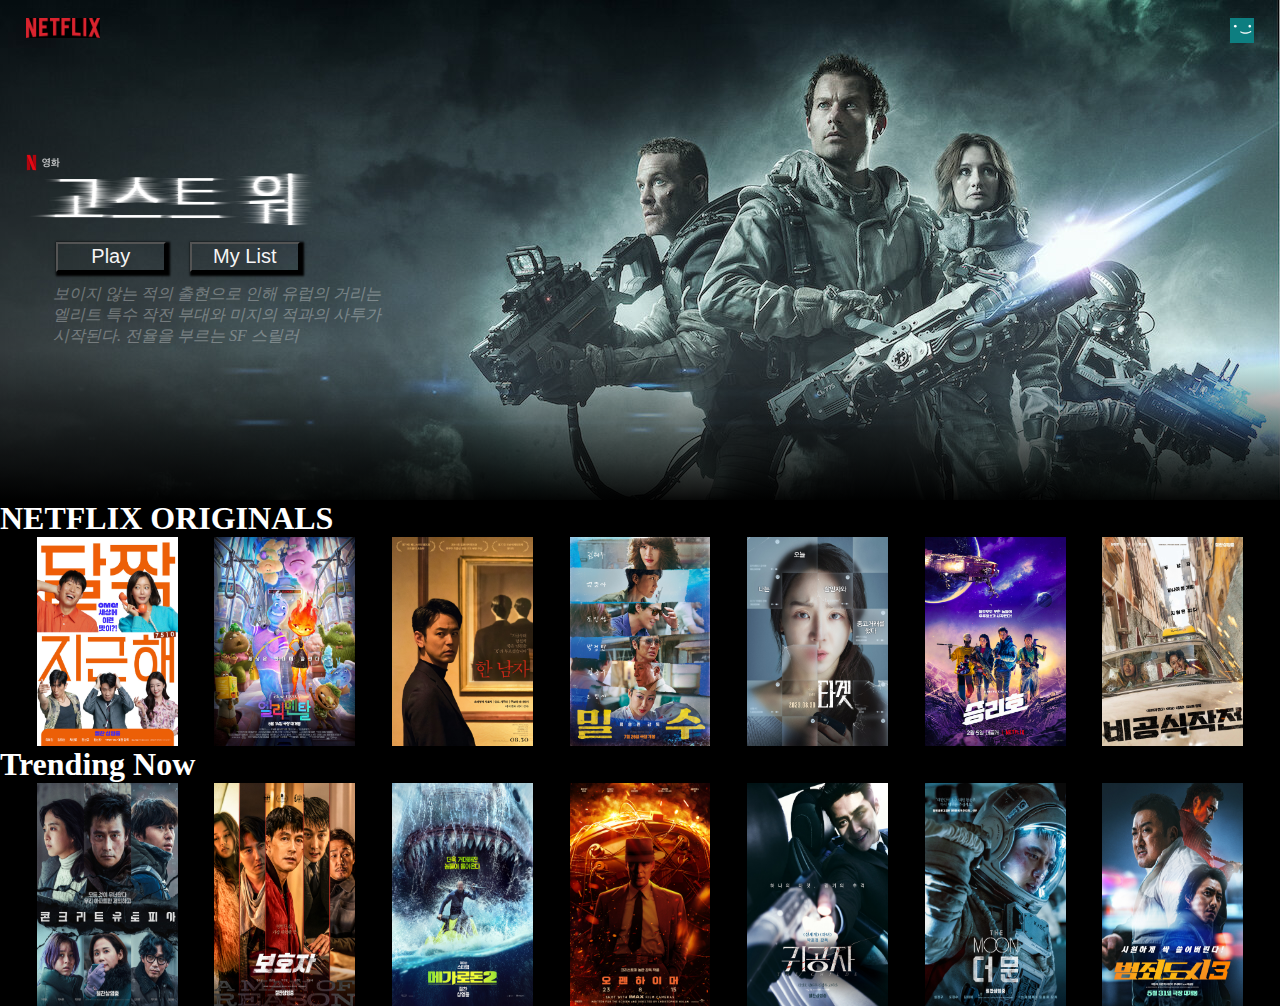
<file: index.html>
<!DOCTYPE html>
<html lang="en">
<head>
    <meta charset="UTF-8">
    <meta name="viewport" content="width=device-width, initial-scale=1.0">
    <meta name="referrer" content="no-referrer"/>
    <link rel="stylesheet" href="styles/netflix.css" type="text/css">
    <title>Document</title>
    </style>
</head>
<style>
   
</style>
<body>
    <div>
            <header class="backgroundImg">
                <div class="logo-container clearBackground">
                    <img class="logo" src="assets/icons/Netflix_Logo.png"></img>
                    <img class="login-avatar" src="assets/icons/Netflix-avatar.png" alt="avatar"/>                    
                </div>
                <section class="movie-introduce-container clearBackground">
                    <div class="clearBackground">
                        <img class="title clearBackground" src="assets/images/spectral.png" alt="고스트워">    
                        <!-- 화 이 팅 화 이 팅 -->    
                    </div>
                    <div class="button-container clearBackground">
                        <button class="play">
                                    Play
                        </button>
                        <div>
                            
                        </div>
                        <button class="list">
                                    My List
                        </button>
                    </div>
                    <p class="introduce-sub clearBackground">
                            보이지 않는 적의 출현으로 인해 유럽의 거리는 
                            엘리트 특수 작전 부대와 미지의 적과의 사투가 
                            시작된다. 전율을 부르는 SF 스릴러
                    </p>
                </section>
             </header>
            <main>
                <div>
                    <p class="original-text">NETFLIX ORIGINALS</p>
                </div>
                <div class="head-movie">
                    <img class="head-movie-element1" src="assets/images/daljjak.jpeg"/>
                    <img class="head-movie-element2" src="assets/images/Elemental.jpeg"/>
                    <img class="head-movie-element3" src="assets/images/KimJong-guk.jpeg">
                    <img class="head-movie-element4" src="assets/images/milsu.jpeg"/>
                    <img class="head-movie-element5" src="assets/images/target.jpeg"/>
                    <img class="head-movie-element6" src="assets/images/victory.png"/>
                    <img class="head-movie-element7" src="assets/images/bigongsik.jpeg"/>
                </div>
                <div>
                    <p class="trending-text">Trending Now</p>
                </div>
                <div class="original-movie">
                    <img class="original-movie-element1" src="assets/images/utopia.jpeg"/>
                    <img class="original-movie-element2" src="assets/images/bohoja.jpeg"/>
                    <img class="original-movie-element3" src="assets/images/mega.jpeg"/>
                    <img class="original-movie-element4" src="assets/images/oppen.jpeg"/>
                    <img class="original-movie-element5" src="assets/images/theChilde.jpeg"/>
                    <img class="original-movie-element6" src="assets/images/theMoon.jpeg"/>
                    <img class="original-movie-element7" src="assets/images/maDongSuk.jpeg"/>
                    
                </div>
            </main>
    </div>
</body>
</html>
</file>
<file: styles/netflix.css>
* {
  margin: 0;
  padding: 0;
  box-sizing: border-box;
  background-color: black;
  color: white;
}

.backgroundImg {
  display: flex;
  flex-direction: column;
  justify-content: space-around;
  align-items: flex-start;
  display: flex;
  align-content: space-around;
  width: 100vw;
  height: 500px;
  background-image: linear-gradient(
      180deg,
      rgba(255, 255, 255, 0) 0%,
      rgba(255, 255, 255, 0.15) 70%,
      rgba(0, 0, 0, 0.961) 100%
    ),
    url("../assets/images/backGroundNetflixImage.jpeg");
  background-size: cover;
}

.clearBackground {
  background-color: rgba(255, 255, 255, 0);
}

.logo-container {
  display: flex;
}
.header {
  display: flex;
  flex-direction: row;
}

.logo-container {
  position: absolute; /* 웬만하면 쓰리마라 -> 잘못하면 다 망친다.*/
  z-index: 100;
}

.login-avatar {
  width: 2%;
  height: 1%;
  display: flex;
  justify-content: end;
}

.logo {
  height: 20px;
}

.logo-container {
  display: flex;
  flex-direction: row;
  justify-content: space-between;
  top: 2%;
  left: 2%;
  right: 2%;
}

.head-movie {
  display: flex;
  flex-direction: row;
  justify-content: space-evenly;
}

.head-movie-element1 {
  width: 11%;
  cursor: pointer;
}

.head-movie-element2 {
  width: 11%;
  cursor: pointer;
}

.head-movie-element3 {
  width: 11%;
  cursor: pointer;
}

.head-movie-element4 {
  width: 11%;
  cursor: pointer;
}

.head-movie-element5 {
  width: 11%;
  cursor: pointer;
}

.head-movie-element6 {
  width: 11%;
  cursor: pointer;
}

.head-movie-element7 {
  width: 11%;
  cursor: pointer;
}

/* hocver 효과 -> 그림 커지게 */
.head-movie-element1:hover {
  transform: scale(1.5);
}

.head-movie-element2:hover {
  transform: scale(1.5);
}

.head-movie-element3:hover {
  transform: scale(1.5);
}

.head-movie-element4:hover {
  transform: scale(1.5);
}

.head-movie-element5:hover {
  transform: scale(1.5);
}

.head-movie-element6:hover {
  transform: scale(1.5);
}

.head-movie-element7:hover {
  transform: scale(1.5);
}

.original-movie {
  display: flex;
  flex-direction: row;
  justify-content: space-evenly;
}

.original-movie-element1 {
  width: 11%;
  cursor: pointer;
}

.original-movie-element2 {
  width: 11%;
  cursor: pointer;
}

.original-movie-element3 {
  width: 11%;
  cursor: pointer;
}

.original-movie-element4 {
  width: 11%;
  cursor: pointer;
}

.original-movie-element5 {
  width: 11%;
  cursor: pointer;
}

.original-movie-element6 {
  width: 11%;
  cursor: pointer;
}

.original-movie-element7 {
  width: 11%;
  cursor: pointer;
}

/* hocver 효과 -> 그림 커지게 */
.original-movie-element1:hover {
  transform: scale(1.5);
}
.original-movie-element2:hover {
  transform: scale(1.5);
}
.original-movie-element3:hover {
  transform: scale(1.5);
}
.original-movie-element4:hover {
  transform: scale(1.5);
}
.original-movie-element5:hover {
  transform: scale(1.5);
}
.original-movie-element6:hover {
  transform: scale(1.5);
}
.original-movie-element7:hover {
  transform: scale(1.5);
}

.trending-movie {
  display: flex;
  flex-direction: row;
  justify-content: space-evenly;
}
.trending-movie-element {
  width: 11%;
  justify-content: space-between;
}

.original {
  color: white;
}

.button-container {
  display: flex;
  flex-direction: row;
  padding-left: 2%;
}
.play,
.list {
  width: 110px;
  height: 30px;
  font-size: 20px;
  margin: 12px;
  background-color: rgba(47, 38, 38, 0);
  color: whitesmoke;
}
.play,
.list {
  box-shadow: 2px 2px 2px 2px black;
}
.title {
  width: 20rem;
}

.introduce-sub {
  font-style: italic;
  padding-right: 60%;
  margin-left: 3%;
  opacity: 30%;
}

.main {
  font-size: larger;
}

.original-text,
.trending-text {
  font-size: 200%;
  font-weight: bold;
}

.movie-introduce-container {
  display: flex;
  flex-direction: column;
  justify-content: center;
  padding: 2%;
}
</file>
